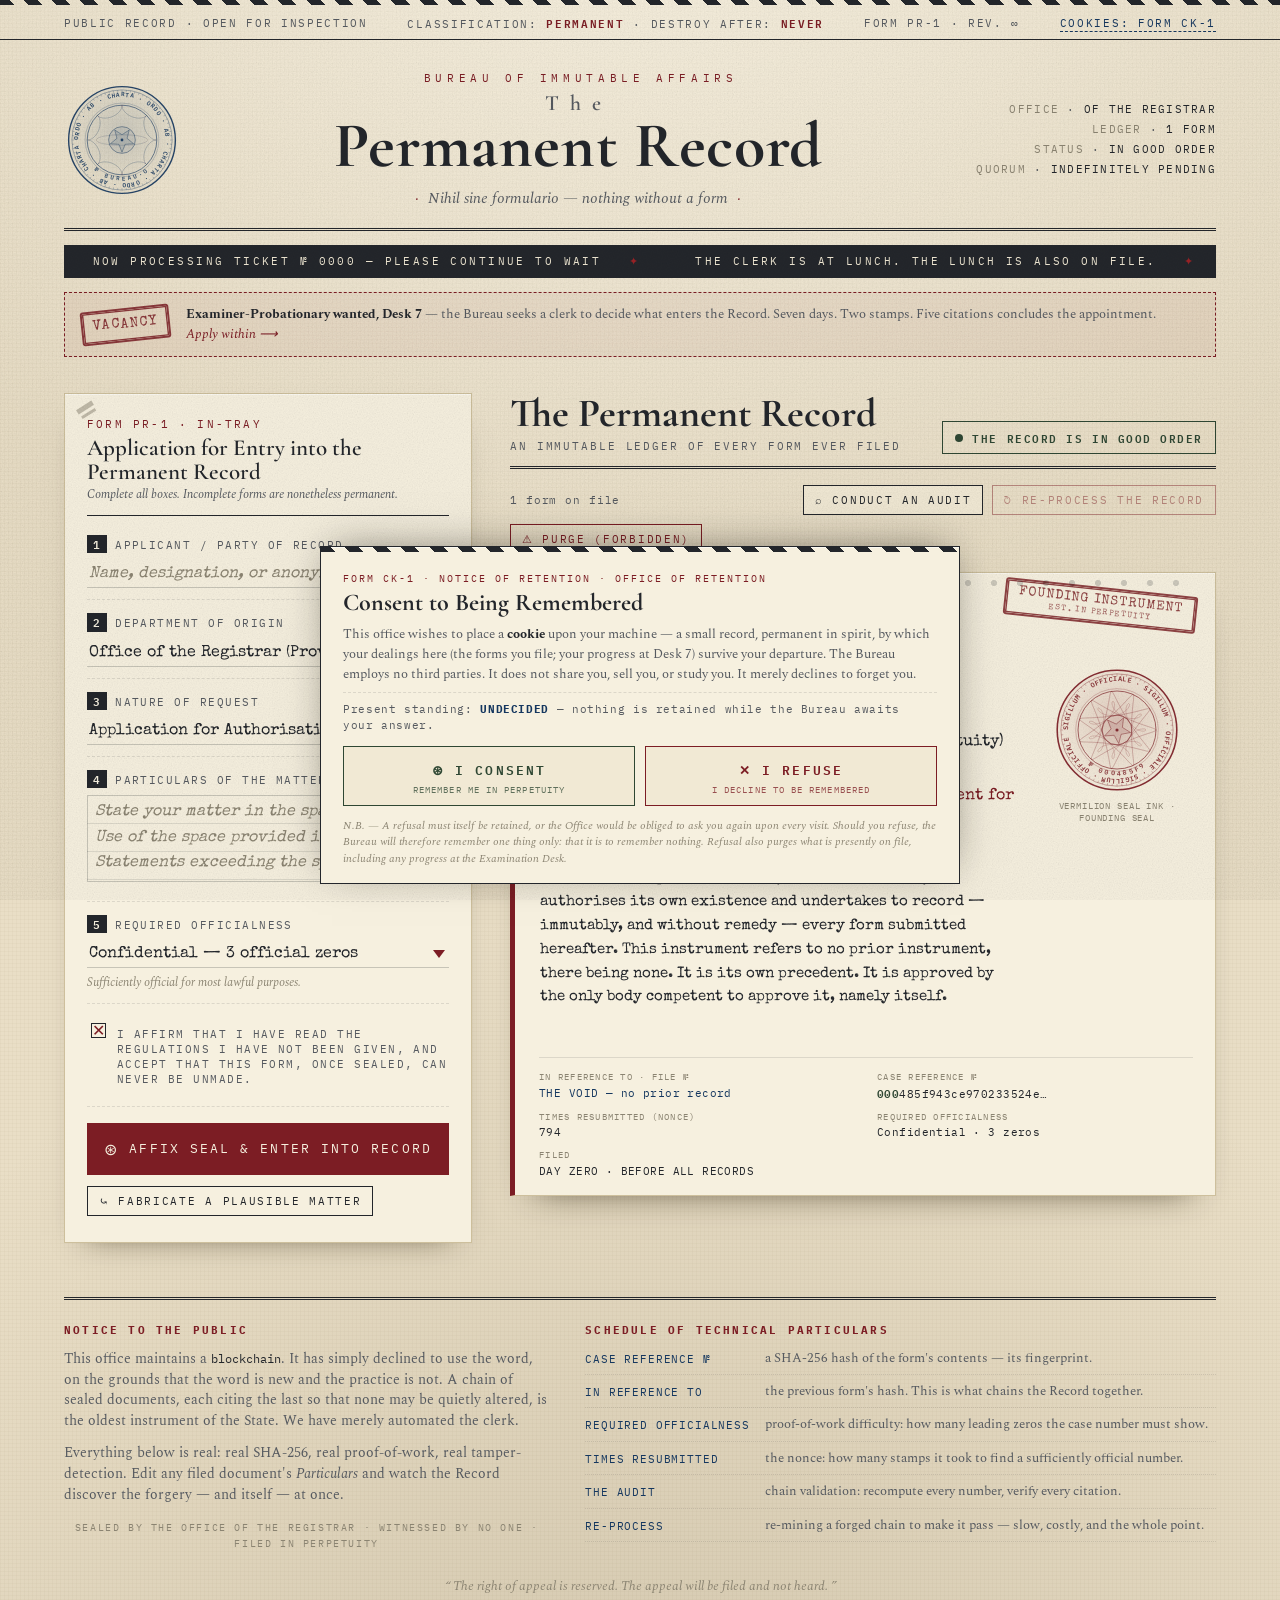
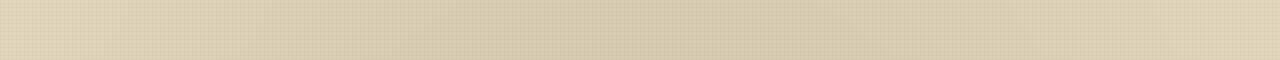
<file: index.html>
<!DOCTYPE html>
<html lang="en">
<head>
  <meta charset="UTF-8" />
  <meta name="viewport" content="width=device-width, initial-scale=1.0" />
  <title>The Permanent Record · Bureau of Immutable Affairs</title>
  <meta name="description" content="A working toy blockchain in the guise of a government records office — where every primitive is also a bureaucratic joke and an art-world joke. The Aesthetics of Bureaucracy." />
  <link rel="icon" href="data:image/svg+xml,%3Csvg xmlns='http://www.w3.org/2000/svg' viewBox='0 0 24 24'%3E%3Ccircle cx='12' cy='12' r='10' fill='none' stroke='%237c1d24' stroke-width='2'/%3E%3Ccircle cx='12' cy='12' r='4' fill='%237c1d24'/%3E%3C/svg%3E" />
  <link rel="stylesheet" href="styles.css" />
</head>
<body>
  <div class="grain" aria-hidden="true"></div>

  <!-- CLASSIFICATION BANNER -->
  <div class="banner">
    <div class="banner-row">
      <span>Public Record · Open for Inspection</span>
      <span>Classification: <b>Permanent</b> · Destroy After: <b>Never</b></span>
      <span id="banner-stamp">Form PR-1 · Rev. ∞</span>
    </div>
  </div>

  <div class="wrap">
    <!-- MASTHEAD -->
    <header class="masthead">
      <div class="crest" id="crest" aria-label="Seal of the Bureau"></div>
      <div class="masthead-mid">
        <p class="eyebrow">Bureau of Immutable Affairs</p>
        <h1><span class="the">The</span>Permanent Record</h1>
        <p class="motto">Nihil sine formulario — nothing without a form</p>
      </div>
      <div class="dossier">
        <div><span class="k">Office</span> · <span class="v">of the Registrar</span></div>
        <div><span class="k">Ledger</span> · <span class="v" id="d-height">0 forms</span></div>
        <div><span class="k">Status</span> · <span class="v" id="d-status">In good order</span></div>
        <div><span class="k">Quorum</span> · <span class="v">Indefinitely pending</span></div>
      </div>
    </header>

    <!-- NOW-SERVING TICKER -->
    <div class="ticker" aria-hidden="true">
      <div class="ticker-track" id="ticker"></div>
    </div>

    <!-- VACANCY NOTICE -->
    <a class="vacancy" href="game.html">
      <span class="vacancy-stamp">VACANCY</span>
      <span class="vacancy-text"><b>Examiner-Probationary wanted, Desk 7</b> — the Bureau seeks a clerk to decide
        what enters the Record. Seven days. Two stamps. Five citations concludes the appointment.
        <i>Apply within ⟶</i></span>
    </a>

    <div class="cols">
      <!-- INTAKE -->
      <section class="intake" aria-label="Submit a form">
        <div class="sheet">
          <div class="form-head">
            <div class="form-no">Form PR-1 · In-Tray</div>
            <div class="form-title">Application for Entry into the Permanent Record</div>
            <div class="form-sub">Complete all boxes. Incomplete forms are nonetheless permanent.</div>
          </div>

          <div class="box">
            <label for="f-applicant"><span class="box-num">1</span> Applicant / Party of Record</label>
            <input type="text" id="f-applicant" placeholder="Name, designation, or anonymity" autocomplete="off" />
          </div>

          <div class="box">
            <label for="f-dept"><span class="box-num">2</span> Department of Origin</label>
            <select id="f-dept"></select>
          </div>

          <div class="box">
            <label for="f-request"><span class="box-num">3</span> Nature of Request</label>
            <select id="f-request"></select>
          </div>

          <div class="box">
            <label for="f-particulars"><span class="box-num">4</span> Particulars of the Matter</label>
            <textarea id="f-particulars" rows="3"></textarea>
          </div>

          <div class="box">
            <label for="f-clearance"><span class="box-num">5</span> Required Officialness</label>
            <select id="f-clearance"></select>
            <div class="clearance-note" id="clearance-note"></div>
          </div>

          <div class="box">
            <label class="affirm">
              <input type="checkbox" id="f-affirm" checked />
              <span>I affirm that I have read the regulations I have not been given, and accept that this form, once sealed, can never be unmade.</span>
            </label>
          </div>

          <button class="btn btn-primary" id="submit-btn">
            <span class="stamp-ico">⊛</span> Affix Seal &amp; Enter into Record
          </button>
          <div class="helper-row">
            <button class="btn btn-mini btn-ghost" id="random-btn" type="button">⤿ Fabricate a Plausible Matter</button>
          </div>
        </div>
      </section>

      <!-- THE RECORD -->
      <section class="record" aria-label="The Permanent Record">
        <div class="record-head">
          <div>
            <h2>The Permanent Record</h2>
            <div class="sub">An immutable ledger of every form ever filed</div>
          </div>
          <div class="verdict good" id="verdict">
            <span class="dot"></span><span id="verdict-text">The Record is in Good Order</span>
          </div>
        </div>

        <div class="toolbar">
          <span class="count" id="count">— forms on file</span>
          <button class="btn btn-mini" id="audit-btn" type="button">⌕ Conduct an Audit</button>
          <button class="btn btn-mini btn-danger" id="reprocess-btn" type="button" disabled>↻ Re-Process the Record</button>
          <button class="btn btn-mini btn-danger" id="purge-btn" type="button">⚠ Purge (Forbidden)</button>
        </div>

        <div class="docs" id="docs"></div>
      </section>
    </div>

    <!-- COLOPHON / THE SECRET BLOCKCHAIN EXPLAINER -->
    <footer class="colophon">
      <div>
        <h3>Notice to the Public</h3>
        <p>This office maintains a <span class="key">blockchain</span>. It has simply
          declined to use the word, on the grounds that the word is new and the
          practice is not. A chain of sealed documents, each citing the last so
          that none may be quietly altered, is the oldest instrument of the
          State. We have merely automated the clerk.</p>
        <p>Everything below is real: real SHA-256, real proof-of-work, real
          tamper-detection. Edit any filed document's <em>Particulars</em> and
          watch the Record discover the forgery — and itself — at once.</p>
        <div class="sigblock">Sealed by the Office of the Registrar · Witnessed by no one · Filed in perpetuity</div>
      </div>
      <div>
        <h3>Schedule of Technical Particulars</h3>
        <div class="glossary">
          <div><span class="term">Case Reference №</span><span class="gloss">a SHA-256 hash of the form's contents — its fingerprint.</span></div>
          <div><span class="term">In Reference To</span><span class="gloss">the previous form's hash. This is what chains the Record together.</span></div>
          <div><span class="term">Required Officialness</span><span class="gloss">proof-of-work difficulty: how many leading zeros the case number must show.</span></div>
          <div><span class="term">Times Resubmitted</span><span class="gloss">the nonce: how many stamps it took to find a sufficiently official number.</span></div>
          <div><span class="term">The Audit</span><span class="gloss">chain validation: recompute every number, verify every citation.</span></div>
          <div><span class="term">Re-Process</span><span class="gloss">re-mining a forged chain to make it pass — slow, costly, and the whole point.</span></div>
        </div>
      </div>
    </footer>
    <div class="fineprint" id="fineprint"></div>
  </div>

  <!-- MINING / PROOF-OF-DILIGENCE OVERLAY -->
  <div class="overlay" id="overlay" role="dialog" aria-modal="true" aria-label="Processing form">
    <div class="process-card" id="process-card">
      <span class="form-no" id="proc-formno">Form PR-1</span>
      <div class="stamp-graphic">
        <span class="ring"></span><span class="ring r2"></span>
        <span class="mark" id="proc-mark">STAMP</span>
      </div>
      <h3 class="process-title" id="proc-title">Applying Proof of Diligence</h3>
      <p class="process-sub" id="proc-sub">The clerk consults the regulations…</p>
      <div class="process-stats">
        <div class="line"><span class="k">Times Resubmitted</span><span class="v num" id="proc-nonce">0</span></div>
        <div class="line"><span class="k">Required Officialness</span><span class="v" id="proc-target">000…</span></div>
        <div class="line"><span class="k">Case № so far</span><span class="v hash" id="proc-hash">—</span></div>
      </div>
    </div>
  </div>

  <script src="src/sha256.js"></script>
  <script src="src/seal.js"></script>
  <script src="src/retention.js"></script>
  <script src="src/forms.js"></script>
  <script src="src/blockchain.js"></script>
  <script src="src/app.js"></script>
</body>
</html>
</file>
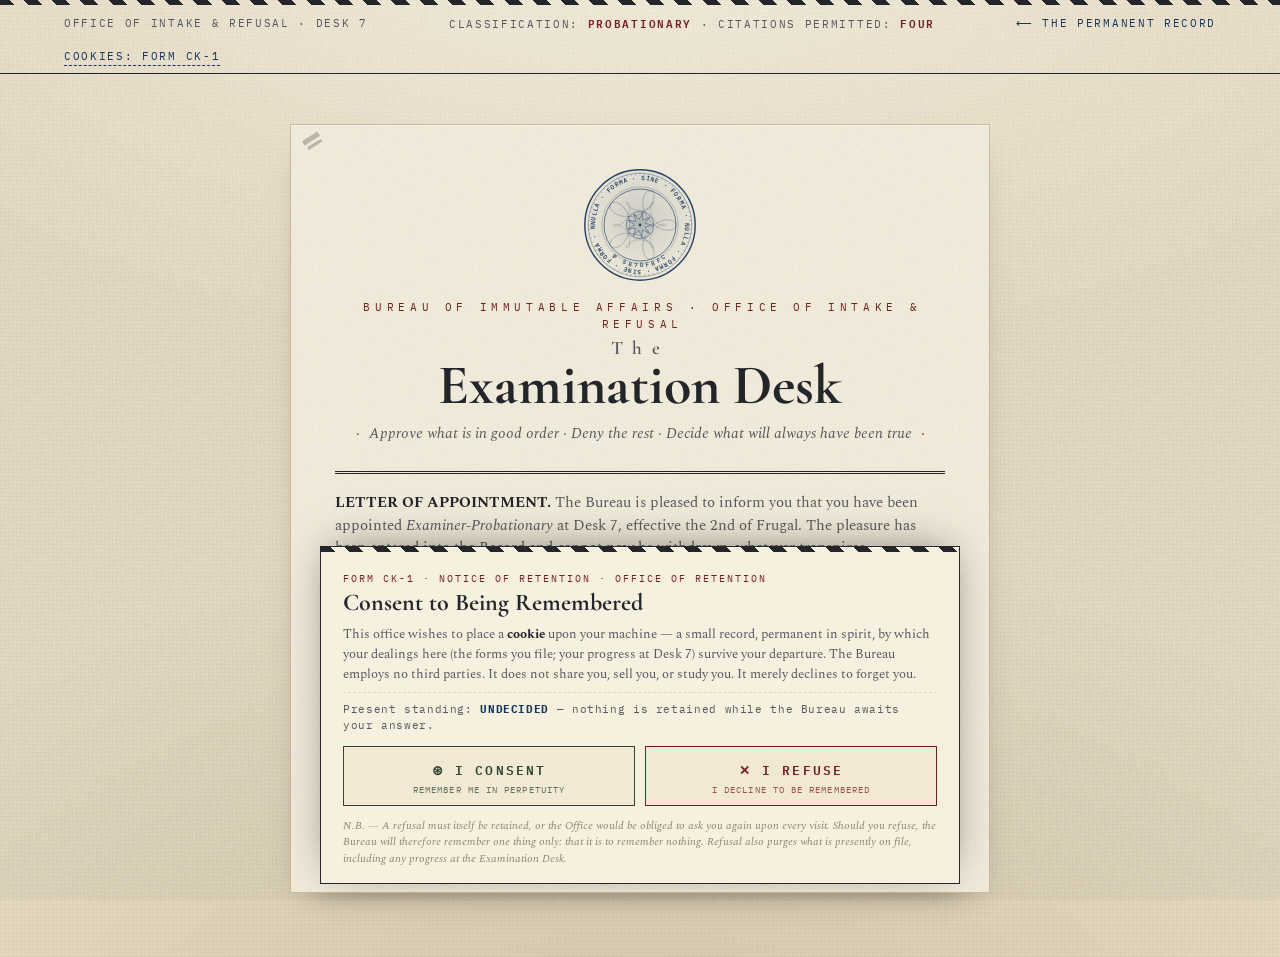
<file: game.html>
<!DOCTYPE html>
<html lang="en">
<head>
  <meta charset="UTF-8" />
  <meta name="viewport" content="width=device-width, initial-scale=1.0" />
  <title>The Examination Desk · Bureau of Immutable Affairs</title>
  <meta name="description" content="A bureaucratic puzzle game in seven days. You are the examiner at Desk 7 of the Permanent Record. Approve what is in good order. Deny the rest. Decide what will always have been true." />
  <link rel="icon" href="data:image/svg+xml,%3Csvg xmlns='http://www.w3.org/2000/svg' viewBox='0 0 24 24'%3E%3Crect x='3' y='3' width='18' height='18' fill='none' stroke='%237c1d24' stroke-width='2' rx='2'/%3E%3Cpath d='M7 12l3 3 7-7' fill='none' stroke='%237c1d24' stroke-width='2'/%3E%3C/svg%3E" />
  <link rel="stylesheet" href="styles.css" />
  <link rel="stylesheet" href="game.css" />
</head>
<body>
  <div class="grain" aria-hidden="true"></div>

  <!-- CLASSIFICATION BANNER -->
  <div class="banner">
    <div class="banner-row">
      <span>Office of Intake &amp; Refusal · Desk 7</span>
      <span>Classification: <b>Probationary</b> · Citations Permitted: <b>Four</b></span>
      <span><a class="banner-link" href="index.html">⟵ The Permanent Record</a></span>
    </div>
  </div>

  <div class="wrap g-wrap">

    <!-- ═══════════════ TITLE ═══════════════ -->
    <section class="screen active" id="scr-title">
      <div class="title-card sheet">
        <div class="title-crest" id="title-crest" aria-hidden="true"></div>
        <p class="eyebrow">Bureau of Immutable Affairs · Office of Intake &amp; Refusal</p>
        <h1 class="title-h1"><span class="the">The</span>Examination Desk</h1>
        <p class="motto">Approve what is in good order · Deny the rest · Decide what will always have been true</p>

        <div class="title-letter">
          <p><b>LETTER OF APPOINTMENT.</b> The Bureau is pleased to inform you that you have
          been appointed <i>Examiner-Probationary</i> at Desk 7, effective the 2nd of Frugal.
          The pleasure has been entered into the Record and cannot now be withdrawn, whatever
          transpires.</p>
          <p>Your duty is the oldest one: the public will bring you documents, and you will
          decide which of them become permanent. What you approve enters the Permanent Record,
          chained to everything before it, and can never be unmade. You are, in the fullest
          sense of the phrase, a consensus mechanism with a chair.</p>
          <p>Probation lasts seven days. Regulations will be issued as you are judged able to
          bear them. The Night Audit reads your desk while you sleep. <b>Five citations
          concludes the appointment.</b></p>
        </div>

        <div class="title-actions">
          <button class="btn btn-primary title-btn" id="btn-new"><span class="stamp-ico">⊛</span> Take Up the Post</button>
          <button class="btn title-btn" id="btn-continue" style="display:none">⤷ Resume Posting</button>
        </div>
        <p class="title-fine">A puzzle in seven days · every seal, case number and citation is genuine · nothing you stamp can be unstamped</p>
      </div>
    </section>

    <!-- ═══════════════ MORNING MEMO ═══════════════ -->
    <section class="screen" id="scr-memo">
      <div class="memo-sheet sheet">
        <div class="form-head">
          <div class="form-no" id="memo-date">DAY 1</div>
          <div class="form-title">Memorandum to Desk 7</div>
          <div class="form-sub" id="memo-from">Office of Conformity</div>
        </div>
        <div class="memo-subject">RE: <span id="memo-subject"></span></div>
        <div class="memo-body" id="memo-body"></div>
        <button class="btn btn-primary" id="memo-go"><span class="stamp-ico">⊛</span> Open the Wicket</button>
      </div>
    </section>

    <!-- ═══════════════ THE DESK ═══════════════ -->
    <section class="screen" id="scr-desk">
      <div class="hud">
        <div class="hud-cell"><span class="hud-k" id="hud-day">DAY 1 OF 7</span><span class="hud-v" id="hud-date"></span></div>
        <div class="hud-cell"><span class="hud-k">Queue</span><span class="hud-v" id="hud-queue"></span></div>
        <div class="hud-cell"><span class="hud-k">Commendations</span><span class="hud-v" id="hud-comm">0</span></div>
        <div class="hud-cell"><span class="hud-k">Citations</span><span class="hud-v" id="hud-cite"></span></div>
      </div>

      <div class="desk">
        <!-- THE COUNTER: the caller and their papers -->
        <div class="counter">
          <div class="caller" id="caller">
            <div class="caller-crest" id="caller-crest" aria-hidden="true"></div>
            <div class="caller-id">
              <div class="caller-name" id="caller-name"></div>
              <div class="caller-sub" id="caller-sub"></div>
            </div>
            <div class="dialogue" id="dialogue"></div>
          </div>
          <div id="docwrap"></div>
          <div class="slip" id="slip"></div>
        </div>

        <!-- YOUR SIDE OF THE WICKET -->
        <aside class="tools">
          <div class="tools-sheet sheet">
            <div class="tabs" id="tabs"></div>
            <div class="tabpanel" id="tabpanel"></div>
          </div>
          <div class="stampbar" id="stampbar">
            <button class="btn stamp-btn stamp-approve" id="btn-approve">⊛ APPROVE<small>enter into the Record</small></button>
            <button class="btn stamp-btn stamp-deny" id="btn-deny">✕ DENY<small>state your grounds</small></button>
          </div>
        </aside>
      </div>

      <!-- GROUNDS OF REFUSAL -->
      <div class="grounds" id="grounds" role="dialog" aria-label="Grounds of refusal">
        <div class="grounds-card sheet">
          <div class="form-head">
            <div class="form-no">FORM RX-2 · REFUSAL</div>
            <div class="form-title">State the Grounds</div>
            <div class="form-sub">A refusal without grounds is merely a mood, and moods are not filed.</div>
          </div>
          <div class="grounds-list" id="grounds-list"></div>
        </div>
      </div>
    </section>

    <!-- ═══════════════ CLOSE OF BUSINESS ═══════════════ -->
    <section class="screen" id="scr-summary">
      <div class="memo-sheet sheet">
        <div class="form-head">
          <div class="form-no" id="sum-date"></div>
          <div class="form-title" id="sum-title">Close of Business</div>
          <div class="form-sub">The Night Audit will now read your desk. Sleep is permitted but recorded.</div>
        </div>
        <div class="process-stats sum-stats" id="sum-stats"></div>
        <div class="memo-body" id="sum-body"></div>
        <button class="btn btn-primary" id="sum-next"><span class="stamp-ico">☾</span> Retire for the Night</button>
      </div>
    </section>

    <!-- ═══════════════ ENDING ═══════════════ -->
    <section class="screen" id="scr-ending">
      <div class="ending-sheet sheet">
        <div class="ending-head">
          <div class="form-no" id="end-no">ENDING</div>
          <h2 class="ending-title" id="end-title"></h2>
        </div>
        <div class="ending-body" id="end-body"></div>
        <div class="ending-epilogue" id="end-epilogue"></div>
        <div class="title-actions">
          <button class="btn" id="end-relive">↻ Relive the Final Day</button>
          <button class="btn btn-danger" id="end-again">⚠ Begin the Probation Again</button>
        </div>
        <p class="title-fine">Filed in perpetuity · witnessed by no one · this ending is valid only in the presence of all other endings</p>
      </div>
    </section>

  </div>

  <script src="src/sha256.js"></script>
  <script src="src/seal.js"></script>
  <script src="src/retention.js"></script>
  <script src="src/game/story.js"></script>
  <script src="src/game/engine.js"></script>
  <script src="src/game/ui.js"></script>
</body>
</html>
</file>
<file: styles.css>
/* =============================================================================
 * THE PERMANENT RECORD — Bureau of Immutable Affairs
 * styles.css : the house style of a government that has never thrown anything
 * away. Aged manila, three authorised inks, engraved type, rubber stamps.
 * ===========================================================================*/

@import url('https://fonts.googleapis.com/css2?family=Cormorant+Garamond:ital,wght@0,500;0,600;0,700;1,500&family=Spectral:ital,wght@0,400;0,500;0,600;1,400&family=Special+Elite&family=IBM+Plex+Mono:wght@400;500;600&display=swap');

:root {
  --paper:      #e9dec6;
  --paper-2:    #f1e9d4;
  --paper-3:    #f6f0df;
  --paper-edge: #cdbf9c;
  --ink:        #23262b;
  --ink-soft:   #565a60;
  --ink-faint:  #8b8472;
  --seal-red:   #7c1d24;
  --seal-red-2: #9b2226;
  --ministry:   #15375f;
  --green-ok:   #2f4733;
  --rule:       rgba(35, 38, 43, 0.22);
  --rule-soft:  rgba(35, 38, 43, 0.12);
  --line:       #cabb95;

  --display: 'Cormorant Garamond', 'Hoefler Text', Georgia, serif;
  --serif:   'Spectral', Georgia, 'Times New Roman', serif;
  --type:    'Special Elite', 'Courier New', monospace;
  --mono:    'IBM Plex Mono', 'Courier New', monospace;
}

* { box-sizing: border-box; }

html { -webkit-text-size-adjust: 100%; }

body {
  margin: 0;
  font-family: var(--serif);
  color: var(--ink);
  line-height: 1.55;
  background-color: var(--paper);
  background-image:
    radial-gradient(120% 80% at 50% -10%, rgba(255,251,238,0.7), rgba(255,251,238,0) 60%),
    radial-gradient(140% 120% at 50% 120%, rgba(70,55,25,0.16), rgba(70,55,25,0) 55%),
    repeating-linear-gradient(0deg, rgba(120,100,60,0.035) 0 1px, transparent 1px 4px),
    repeating-linear-gradient(90deg, rgba(120,100,60,0.035) 0 1px, transparent 1px 4px);
  min-height: 100vh;
}

/* Paper grain, fixed over everything ---------------------------------------*/
.grain {
  position: fixed; inset: 0; z-index: 9000; pointer-events: none;
  opacity: 0.5; mix-blend-mode: multiply;
  background-image: url("data:image/svg+xml,%3Csvg xmlns='http://www.w3.org/2000/svg' width='160' height='160'%3E%3Cfilter id='n'%3E%3CfeTurbulence type='fractalNoise' baseFrequency='0.8' numOctaves='2' stitchTiles='stitch'/%3E%3CfeColorMatrix type='saturate' values='0'/%3E%3C/filter%3E%3Crect width='100%25' height='100%25' filter='url(%23n)' opacity='0.4'/%3E%3C/svg%3E");
}

::selection { background: rgba(124, 29, 36, 0.22); }

.wrap { max-width: 1200px; margin: 0 auto; padding: 0 24px 64px; }

/* === CLASSIFICATION BANNER ================================================ */
.banner {
  border-bottom: 1.5px solid var(--ink);
  background:
    repeating-linear-gradient(45deg, var(--ink) 0 10px, transparent 10px 20px) top / 100% 5px no-repeat;
  padding-top: 8px;
}
.banner-row {
  max-width: 1200px; margin: 0 auto; padding: 7px 24px;
  display: flex; justify-content: space-between; gap: 16px; flex-wrap: wrap;
  font-family: var(--mono); font-size: 10.5px; letter-spacing: 0.16em;
  text-transform: uppercase; color: var(--ink-soft);
}
.banner-row b { color: var(--seal-red); font-weight: 600; }

/* === MASTHEAD ============================================================= */
.masthead {
  display: grid; grid-template-columns: auto 1fr auto; align-items: center;
  gap: 28px; padding: 30px 0 18px; border-bottom: 3px double var(--ink);
  position: relative;
}
.crest { width: 116px; height: 116px; flex: none; animation: emboss-in 1s ease both; }
.crest .seal { width: 100%; height: 100%; }

.masthead-mid { text-align: center; animation: fade-up 0.8s 0.05s ease both; }
.eyebrow {
  font-family: var(--mono); font-size: 11px; letter-spacing: 0.42em;
  text-transform: uppercase; color: var(--seal-red); margin: 0 0 6px;
  padding-left: 0.42em;
}
.masthead h1 {
  font-family: var(--display); font-weight: 700; font-size: clamp(34px, 6vw, 64px);
  line-height: 0.95; letter-spacing: 0.01em; margin: 0; color: var(--ink);
}
.masthead h1 .the { display: block; font-size: 0.34em; letter-spacing: 0.5em;
  font-weight: 600; color: var(--ink-soft); margin-bottom: 2px; }
.motto {
  font-style: italic; font-size: 15px; color: var(--ink-soft); margin: 10px 0 0;
  font-family: var(--serif);
}
.motto::before, .motto::after { content: '·'; margin: 0 0.6em; color: var(--seal-red); }

.dossier {
  text-align: right; font-family: var(--mono); font-size: 10.5px;
  letter-spacing: 0.12em; color: var(--ink-soft); line-height: 1.9;
  text-transform: uppercase; animation: fade-up 0.8s 0.12s ease both;
}
.dossier .k { color: var(--ink-faint); }
.dossier .v { color: var(--ink); }

@media (max-width: 720px) {
  .masthead { grid-template-columns: 1fr; justify-items: center; text-align: center;
    gap: 16px; padding: 24px 0 16px; }
  .crest { width: 94px; height: 94px; }
  .dossier { text-align: center; }
  .banner-row { justify-content: center; }
}

/* === NOW-SERVING TICKER =================================================== */
.ticker {
  margin-top: 14px; border: 1px solid var(--ink); background: var(--ink);
  color: var(--paper-2); overflow: hidden; white-space: nowrap;
  font-family: var(--mono); font-size: 11px; letter-spacing: 0.22em;
  text-transform: uppercase; animation: fade-up 0.8s 0.18s ease both;
}
.ticker-track { display: inline-block; padding: 7px 0; animation: ticker 26s linear infinite; }
.ticker-track span { padding: 0 2.5em; }
.ticker-track span::after { content: '✦'; margin-left: 2.5em; color: var(--seal-red-2); }

/* === VACANCY NOTICE (the game) ============================================ */
.vacancy {
  display: flex; align-items: center; gap: 16px; margin-top: 14px;
  border: 1.5px dashed var(--seal-red); background: rgba(124,29,36,0.05);
  padding: 12px 16px; text-decoration: none; color: var(--ink);
  transition: background 0.2s, box-shadow 0.2s, transform 0.08s;
  animation: fade-up 0.8s 0.2s ease both;
}
.vacancy:hover { background: rgba(124,29,36,0.1); box-shadow: 3px 3px 0 var(--ink); transform: translate(-1px,-1px); }
.vacancy-stamp {
  flex: none; font-family: var(--type); font-size: 14px; letter-spacing: 0.08em;
  color: var(--seal-red); border: 2.5px solid var(--seal-red); border-radius: 3px;
  padding: 4px 10px; transform: rotate(-6deg); box-shadow: 0 0 0 1.5px var(--seal-red) inset;
  opacity: 0.85; mix-blend-mode: multiply;
}
.vacancy-text { font-size: 13px; color: var(--ink-soft); line-height: 1.5; }
.vacancy-text b { color: var(--ink); }
.vacancy-text i { color: var(--seal-red); white-space: nowrap; }

/* === MAIN LAYOUT ========================================================== */
.cols {
  display: grid; grid-template-columns: 408px 1fr; gap: 38px; margin-top: 36px;
  align-items: start;
}
@media (max-width: 980px) { .cols { grid-template-columns: 1fr; gap: 30px; } }

/* === INTAKE / FORM ======================================================== */
.intake {
  position: sticky; top: 18px; animation: fade-up 0.8s 0.22s ease both;
}
@media (max-width: 980px) { .intake { position: static; } }

.sheet {
  background: var(--paper-3); border: 1px solid var(--paper-edge);
  box-shadow: 0 1px 0 rgba(255,255,255,0.6) inset, 0 14px 30px -22px rgba(40,30,10,0.7);
  padding: 22px 22px 26px; position: relative;
}
.sheet::after { /* faint corner staple */
  content: ''; position: absolute; top: 11px; left: 11px; width: 18px; height: 5px;
  background: var(--ink-faint); transform: rotate(-32deg); opacity: 0.5;
  box-shadow: 0 7px 0 -1px var(--ink-faint);
}

.form-head { border-bottom: 1.5px solid var(--ink); padding-bottom: 10px; margin-bottom: 6px; }
.form-no { font-family: var(--mono); font-size: 11px; letter-spacing: 0.2em;
  color: var(--seal-red); text-transform: uppercase; }
.form-title { font-family: var(--display); font-weight: 600; font-size: 23px;
  line-height: 1.05; margin: 3px 0 2px; }
.form-sub { font-size: 12px; color: var(--ink-soft); font-style: italic; }

.box { padding: 13px 0 11px; border-bottom: 1px dashed var(--rule-soft); }
.box:last-of-type { border-bottom: none; }
.box > label, .box-label {
  display: flex; align-items: baseline; gap: 8px; margin-bottom: 7px;
  font-family: var(--mono); font-size: 10.5px; letter-spacing: 0.14em;
  text-transform: uppercase; color: var(--ink-soft);
}
.box-num {
  font-weight: 600; color: var(--paper-3); background: var(--ink);
  padding: 1px 6px; letter-spacing: 0.1em; flex: none;
}

input[type="text"], select, textarea {
  width: 100%; font-family: var(--type); font-size: 16px; color: var(--ink);
  background: transparent; border: none; border-bottom: 1.5px solid var(--rule);
  padding: 5px 2px; border-radius: 0; outline: none;
  transition: border-color 0.2s, background 0.2s;
}
textarea { resize: vertical; min-height: 78px; line-height: 1.6;
  background-image: repeating-linear-gradient(transparent 0 27px, var(--rule-soft) 27px 28px);
  border: 1px solid var(--rule); padding: 4px 7px; }
input[type="text"]:focus, select:focus, textarea:focus {
  border-color: var(--seal-red); background: rgba(124,29,36,0.04);
}
input::placeholder, textarea::placeholder { color: var(--ink-faint); font-style: italic; }

select { -webkit-appearance: none; appearance: none; cursor: pointer;
  background-image: url("data:image/svg+xml,%3Csvg xmlns='http://www.w3.org/2000/svg' width='12' height='8'%3E%3Cpath d='M0 0l6 8 6-8z' fill='%237c1d24'/%3E%3C/svg%3E");
  background-repeat: no-repeat; background-position: right 4px center; padding-right: 22px; }

.affirm { display: flex; gap: 9px; align-items: flex-start; margin-top: 4px;
  font-size: 12.5px; color: var(--ink-soft); cursor: pointer; line-height: 1.45; }
.affirm input { appearance: none; -webkit-appearance: none; flex: none;
  width: 15px; height: 15px; border: 1.5px solid var(--ink); margin-top: 2px;
  cursor: pointer; background: var(--paper-3); position: relative; }
.affirm input:checked::after { content: '✕'; position: absolute; inset: -3px 0 0;
  text-align: center; font-family: var(--type); color: var(--seal-red); font-size: 16px; }

.row-2 { display: grid; grid-template-columns: 1fr 1fr; gap: 16px; }

.clearance-note { font-size: 11.5px; font-style: italic; color: var(--ink-faint);
  margin-top: 6px; min-height: 1.4em; }

/* === BUTTONS ============================================================== */
.btn {
  font-family: var(--mono); font-size: 12px; letter-spacing: 0.16em;
  text-transform: uppercase; cursor: pointer; border: 1.5px solid var(--ink);
  background: var(--paper-2); color: var(--ink); padding: 11px 16px;
  transition: transform 0.08s, background 0.2s, color 0.2s, box-shadow 0.2s;
}
.btn:hover { box-shadow: 3px 3px 0 var(--ink); transform: translate(-1px,-1px); }
.btn:active { transform: translate(1px,1px); box-shadow: 0 0 0 var(--ink); }
.btn:disabled { opacity: 0.45; cursor: not-allowed; box-shadow: none; transform: none; }

.btn-primary {
  width: 100%; margin-top: 16px; padding: 15px; font-size: 13px;
  background: var(--seal-red); color: var(--paper-3); border-color: var(--seal-red);
  display: flex; align-items: center; justify-content: center; gap: 10px;
}
.btn-primary:hover { box-shadow: 3px 3px 0 var(--ink); background: var(--seal-red-2); }
.btn-primary .stamp-ico { font-size: 16px; }

.btn-mini { padding: 7px 11px; font-size: 10.5px; }
.btn-ghost { background: transparent; }
.btn-danger { border-color: var(--seal-red); color: var(--seal-red); background: transparent; }
.btn-danger:hover { background: var(--seal-red); color: var(--paper-3); box-shadow: 3px 3px 0 var(--ink); }

.helper-row { display: flex; gap: 9px; margin-top: 11px; flex-wrap: wrap; }

/* === THE RECORD =========================================================== */
.record-head {
  display: flex; align-items: flex-end; justify-content: space-between;
  gap: 16px; border-bottom: 3px double var(--ink); padding-bottom: 12px;
  flex-wrap: wrap; animation: fade-up 0.8s 0.26s ease both;
}
.record-head h2 { font-family: var(--display); font-weight: 700;
  font-size: clamp(26px, 4vw, 40px); margin: 0; line-height: 1; }
.record-head .sub { font-family: var(--mono); font-size: 10.5px;
  letter-spacing: 0.18em; text-transform: uppercase; color: var(--ink-soft); margin-top: 5px; }

.verdict {
  display: inline-flex; align-items: center; gap: 9px; font-family: var(--mono);
  font-size: 11px; letter-spacing: 0.14em; text-transform: uppercase;
  border: 1.5px solid currentColor; padding: 7px 12px; font-weight: 600;
}
.verdict .dot { width: 8px; height: 8px; border-radius: 50%; background: currentColor; }
.verdict.good { color: var(--green-ok); }
.verdict.good .dot { animation: pulse 2.4s ease-in-out infinite; }
.verdict.bad { color: var(--seal-red-2); animation: alarm 0.9s steps(2) infinite; }

.toolbar { display: flex; gap: 9px; flex-wrap: wrap; margin: 16px 0 8px; align-items: center; }
.toolbar .count { font-family: var(--mono); font-size: 11px; color: var(--ink-soft);
  letter-spacing: 0.08em; margin-right: auto; }

/* === DOCUMENT CARD ======================================================== */
.docs { display: flex; flex-direction: column; gap: 26px; margin-top: 18px; }

.document {
  position: relative; background: var(--paper-2);
  border: 1px solid var(--paper-edge); border-left: 5px solid var(--ministry);
  padding: 20px 22px 16px 24px;
  box-shadow: 0 1px 0 rgba(255,255,255,0.55) inset, 0 18px 34px -26px rgba(40,30,10,0.85);
  animation: file-in 0.6s cubic-bezier(0.2,0.8,0.25,1) both;
}
.document.genesis { border-left-color: var(--seal-red); background: var(--paper-3); }
.document.void { border-left-color: var(--seal-red-2);
  background: repeating-linear-gradient(135deg, rgba(155,34,38,0.06) 0 16px, rgba(155,34,38,0.11) 16px 32px), var(--paper-2); }

/* binder-hole perforation along the top */
.document::before {
  content: ''; position: absolute; top: 7px; left: 24px; right: 18px; height: 6px;
  background-image: radial-gradient(circle 3px, rgba(35,38,43,0.4) 96%, transparent 100%);
  background-size: 26px 6px; background-repeat: repeat-x; opacity: 0.5;
}

.doc-top { display: flex; justify-content: space-between; align-items: flex-start;
  gap: 14px; margin: 8px 0 12px; }
.doc-id { font-family: var(--mono); font-weight: 600; font-size: 19px; letter-spacing: 0.04em; }
.doc-id small { display: block; font-size: 10px; letter-spacing: 0.2em;
  color: var(--ink-soft); text-transform: uppercase; font-weight: 400; }
.doc-clearance { font-family: var(--mono); font-size: 10px; letter-spacing: 0.14em;
  text-transform: uppercase; text-align: right; color: var(--ink-soft); }
.doc-clearance b { display: block; color: var(--ministry); font-size: 12px; letter-spacing: 0.1em; }
.document.genesis .doc-clearance b { color: var(--seal-red); }

.doc-body { display: grid; grid-template-columns: 1fr 152px; gap: 22px; align-items: start; }
@media (max-width: 560px) { .doc-body { grid-template-columns: 1fr; } .doc-seal { justify-self: center; } }

.field { margin-bottom: 11px; }
.field .lab { font-family: var(--mono); font-size: 9.5px; letter-spacing: 0.16em;
  text-transform: uppercase; color: var(--ink-faint); display: block; margin-bottom: 2px; }
.field .val { font-family: var(--type); font-size: 15.5px; color: var(--ink); }
.field .val.req { color: var(--ministry); }
.document.genesis .field .val.req { color: var(--seal-red); }

/* editable particulars — "unauthorised amendment" affordance */
.particulars {
  font-family: var(--type); font-size: 14.5px; line-height: 1.65; color: var(--ink);
  border: 1px dashed transparent; padding: 4px 6px; margin: 0 -6px;
  border-radius: 2px; transition: border-color 0.2s, background 0.2s; outline: none;
}
.particulars:hover { border-color: var(--rule-soft); }
.particulars:focus { border-color: var(--seal-red); background: rgba(124,29,36,0.05); }
.amend-hint { font-family: var(--mono); font-size: 9px; letter-spacing: 0.12em;
  text-transform: uppercase; color: var(--ink-faint); margin-top: 3px; opacity: 0; transition: opacity 0.2s; }
.particulars:hover ~ .amend-hint, .particulars:focus ~ .amend-hint { opacity: 0.8; }

.doc-seal { display: flex; flex-direction: column; align-items: center; gap: 8px; }
.seal-fig { display: flex; flex-direction: column; align-items: center; gap: 5px; margin: 0;
  padding: 6px; border: 1px solid transparent; border-radius: 3px;
  transition: background 0.3s, border-color 0.3s; }
.doc-seal .seal { width: 130px; height: 130px; display: block; transition: transform 0.8s ease; }
.seal-fig:hover .seal { transform: rotate(8deg) scale(1.03); }
.seal-cap { font-family: var(--mono); font-size: 8.5px; letter-spacing: 0.1em; line-height: 1.45;
  text-transform: uppercase; color: var(--ink-faint); text-align: center; max-width: 140px; }

/* the comparison: a Seal Presented appears beside the Seal of Record on tamper */
.seal-mismatch { display: none; width: 100%; padding: 5px 0; text-align: center;
  font-family: var(--mono); font-size: 9.5px; font-weight: 600; letter-spacing: 0.12em;
  text-transform: uppercase; color: var(--seal-red-2);
  border-top: 1.5px dashed var(--seal-red-2); border-bottom: 1.5px dashed var(--seal-red-2); }
.seal-fig.presented { display: none; }
.doc-seal.mismatch .seal-mismatch { display: block; animation: fade-up 0.4s ease both; }
.doc-seal.mismatch .seal-fig.presented { display: flex; animation: file-in 0.45s ease both; }
.doc-seal.mismatch .seal-fig.record { border-color: var(--rule-soft); background: rgba(21,55,95,0.05); }
.doc-seal.mismatch .seal-fig.record .seal-cap { color: var(--ministry); }
.doc-seal.mismatch .seal-fig.presented { border-color: rgba(155,34,38,0.4); background: rgba(155,34,38,0.07); }
.doc-seal.mismatch .seal-fig.presented .seal-cap { color: var(--seal-red-2); }

.doc-foot {
  margin-top: 14px; padding-top: 10px; border-top: 1px solid var(--rule-soft);
  display: grid; grid-template-columns: repeat(2, 1fr); gap: 6px 22px;
  font-family: var(--mono); font-size: 10.5px; color: var(--ink-soft); letter-spacing: 0.04em;
}
.doc-foot .k { color: var(--ink-faint); text-transform: uppercase; font-size: 9px; letter-spacing: 0.14em; }
.doc-foot .hash { color: var(--ink); word-break: break-all; }
.doc-foot .hash.ref { color: var(--ministry); }
.doc-foot .hash.bad { color: var(--seal-red-2); }
.doc-foot .ok-z { color: var(--green-ok); font-weight: 600; }

/* rubber stamps -------------------------------------------------------------*/
.stamp {
  position: absolute; font-family: var(--type); text-transform: uppercase;
  letter-spacing: 0.08em; padding: 5px 12px; border: 2.5px solid currentColor;
  font-size: 13px; line-height: 1.1; text-align: center; pointer-events: none;
  box-shadow: 0 0 0 1.5px currentColor inset; border-radius: 3px; opacity: 0.82;
  mix-blend-mode: multiply; font-weight: 400;
}
.stamp small { display: block; font-size: 8px; letter-spacing: 0.18em; opacity: 0.85; }
.stamp.filed { color: var(--green-ok); top: 14px; right: 18px; transform: rotate(8deg); }
.stamp.void  { color: var(--seal-red-2); top: 40%; right: 14%; transform: rotate(-13deg);
  font-size: 17px; border-width: 3px; animation: slam 0.4s cubic-bezier(0.2,1.4,0.3,1) both; }
.stamp.genesis { color: var(--seal-red); top: 14px; right: 18px; transform: rotate(6deg); }

/* === MINING OVERLAY ======================================================= */
.overlay {
  position: fixed; inset: 0; z-index: 9500; display: none;
  align-items: center; justify-content: center;
  background: radial-gradient(60% 60% at 50% 45%, rgba(20,18,12,0.55), rgba(20,18,12,0.82));
  backdrop-filter: blur(2px);
}
.overlay.show { display: flex; animation: fade-up 0.3s ease both; }
.process-card {
  background: var(--paper-3); border: 1.5px solid var(--ink); width: min(440px, 90vw);
  padding: 30px 28px 26px; text-align: center; position: relative;
  box-shadow: 0 30px 70px -30px rgba(0,0,0,0.7);
}
.process-card .form-no { display: block; margin-bottom: 10px; }
.stamp-graphic {
  width: 116px; height: 116px; margin: 6px auto 18px; position: relative;
  display: grid; place-items: center;
}
.stamp-graphic .ring { position: absolute; inset: 0; border: 3px solid var(--seal-red);
  border-radius: 50%; opacity: 0.25; }
.stamp-graphic .ring.r2 { inset: 12px; opacity: 0.4; }
.stamp-graphic .mark {
  font-family: var(--type); font-size: 13px; letter-spacing: 0.1em; color: var(--seal-red);
  text-transform: uppercase; line-height: 1.1; animation: stamp-pump 0.62s ease-in-out infinite;
}
.process-card.done .mark { color: var(--green-ok); animation: slam 0.4s cubic-bezier(0.2,1.4,0.3,1) both; }
.process-card.done .ring { border-color: var(--green-ok); }

.process-title { font-family: var(--display); font-size: 24px; font-weight: 600; margin: 0 0 4px; }
.process-sub { font-size: 13px; font-style: italic; color: var(--ink-soft); min-height: 2.6em; margin: 0 0 16px; }
.process-stats { font-family: var(--mono); font-size: 12px; letter-spacing: 0.05em;
  border-top: 1px solid var(--rule); padding-top: 14px; display: grid; gap: 7px; }
.process-stats .line { display: flex; justify-content: space-between; gap: 12px; }
.process-stats .k { color: var(--ink-faint); text-transform: uppercase; font-size: 10px; letter-spacing: 0.14em; }
.process-stats .v { color: var(--ink); font-weight: 600; }
.process-stats .v.num { color: var(--seal-red); font-size: 15px; }
.process-stats .v.hash { word-break: break-all; text-align: right; font-size: 11px; }
.process-stats .v.hash .z { color: var(--green-ok); }

/* === FOOTER =============================================================== */
.colophon {
  margin-top: 54px; border-top: 3px double var(--ink); padding-top: 22px;
  display: grid; grid-template-columns: 1fr 1.3fr; gap: 36px; align-items: start;
}
@media (max-width: 760px) { .colophon { grid-template-columns: 1fr; gap: 24px; } }
.colophon h3 { font-family: var(--mono); font-size: 11px; letter-spacing: 0.2em;
  text-transform: uppercase; color: var(--seal-red); margin: 0 0 10px; }
.colophon p { font-size: 13.5px; color: var(--ink-soft); margin: 0 0 11px; }
.colophon .key { font-family: var(--mono); font-size: 12px; color: var(--ink); }
.glossary { display: grid; gap: 7px; }
.glossary div { display: grid; grid-template-columns: 168px 1fr; gap: 12px;
  font-size: 12.5px; border-bottom: 1px dotted var(--rule-soft); padding-bottom: 6px; }
.glossary .term { font-family: var(--mono); font-size: 10.5px; letter-spacing: 0.08em;
  text-transform: uppercase; color: var(--ministry); align-self: start; padding-top: 2px; }
.glossary .gloss { color: var(--ink-soft); }
.fineprint { margin-top: 26px; text-align: center; font-style: italic; font-size: 12.5px;
  color: var(--ink-faint); min-height: 1.5em; }
.sigblock { margin-top: 14px; text-align: center; font-family: var(--mono);
  font-size: 10px; letter-spacing: 0.16em; text-transform: uppercase; color: var(--ink-faint); }

/* === FORM CK-1 · THE OFFICE OF RETENTION (cookies) ======================== */
.ck-link {
  font: inherit; letter-spacing: inherit; text-transform: inherit;
  background: none; border: none; padding: 0; cursor: pointer;
  color: var(--ministry); border-bottom: 1px dashed var(--ministry);
}
.ck-link:hover { color: var(--seal-red); border-color: var(--seal-red); }

.ck-notice {
  position: fixed; left: 0; right: 0; bottom: 0; z-index: 9800;
  display: flex; justify-content: center; padding: 0 16px 16px;
  pointer-events: none;
  transform: translateY(110%); transition: transform 0.45s cubic-bezier(0.2, 0.8, 0.25, 1);
}
.ck-notice.show { transform: none; }
.ck-card {
  pointer-events: auto; width: min(640px, 100%);
  background: var(--paper-3); border: 1.5px solid var(--ink);
  box-shadow: 0 -6px 40px -12px rgba(20, 18, 12, 0.55), 0 1px 0 rgba(255,255,255,0.6) inset;
  padding: 18px 22px 16px; position: relative;
}
.ck-card::before {
  content: ''; position: absolute; top: 0; left: 0; right: 0; height: 5px;
  background: repeating-linear-gradient(45deg, var(--ink) 0 10px, transparent 10px 20px);
}
.ck-no {
  font-family: var(--mono); font-size: 10px; letter-spacing: 0.2em;
  text-transform: uppercase; color: var(--seal-red); margin: 6px 0 4px;
}
.ck-title { font-family: var(--display); font-weight: 700; font-size: 24px; line-height: 1.05; }
.ck-body { font-size: 13px; color: var(--ink-soft); line-height: 1.55; margin: 8px 0 6px; }
.ck-body b { color: var(--ink); }
.ck-standing {
  font-family: var(--mono); font-size: 10.5px; letter-spacing: 0.06em;
  color: var(--ink-soft); border-top: 1px dashed var(--rule-soft);
  padding-top: 8px; margin: 8px 0 0;
}
.ck-standing b { color: var(--ministry); }
.ck-actions { display: grid; grid-template-columns: 1fr 1fr; gap: 10px; margin-top: 12px; }
.ck-btn { display: flex; flex-direction: column; gap: 3px; align-items: center; padding: 12px 8px 10px;
  font-size: 13px; font-weight: 600; }
.ck-btn small { font-size: 9px; font-weight: 400; letter-spacing: 0.12em; opacity: 0.75; }
.ck-yes { border-color: var(--green-ok); color: var(--green-ok); }
.ck-yes:hover { background: var(--green-ok); color: var(--paper-3); box-shadow: 3px 3px 0 var(--ink); }
.ck-no-btn { border-color: var(--seal-red); color: var(--seal-red); }
.ck-no-btn:hover { background: var(--seal-red); color: var(--paper-3); box-shadow: 3px 3px 0 var(--ink); }
.ck-fine { font-size: 11px; font-style: italic; color: var(--ink-faint); line-height: 1.5; margin: 12px 0 0; }
.ck-dismiss {
  display: block; margin: 10px auto 0; background: none; border: none; cursor: pointer;
  font-family: var(--mono); font-size: 9.5px; letter-spacing: 0.14em; text-transform: uppercase;
  color: var(--ink-faint); border-bottom: 1px dotted var(--ink-faint); padding: 0 0 1px;
}
.ck-dismiss:hover { color: var(--ink); border-color: var(--ink); }
.ck-stamped {
  font-family: var(--type); font-size: 15px; letter-spacing: 0.06em; text-transform: uppercase;
  color: var(--seal-red); text-align: center; padding: 22px 10px;
  animation: slam 0.4s cubic-bezier(0.2,1.4,0.3,1) both; --slam-from: rotate(-2deg);
}
@media (max-width: 560px) { .ck-actions { grid-template-columns: 1fr; } }

/* === ANIMATIONS =========================================================== */
@keyframes fade-up { from { opacity: 0; transform: translateY(14px); } to { opacity: 1; transform: none; } }
@keyframes emboss-in { from { opacity: 0; transform: scale(0.82) rotate(-8deg); } to { opacity: 1; transform: none; } }
@keyframes file-in { from { opacity: 0; transform: translateY(24px) rotate(-0.6deg); } to { opacity: 1; transform: none; } }
@keyframes ticker { from { transform: translateX(0); } to { transform: translateX(-50%); } }
@keyframes pulse { 0%,100% { opacity: 1; } 50% { opacity: 0.35; } }
@keyframes alarm { 0% { opacity: 1; } 50% { opacity: 0.55; } 100% { opacity: 1; } }
@keyframes slam { 0% { transform: var(--slam-from, rotate(-13deg)) scale(2.1); opacity: 0; }
  60% { opacity: 1; } 100% { transform: rotate(-13deg) scale(1); opacity: 0.85; } }
@keyframes stamp-pump { 0%,100% { transform: scale(1); } 45% { transform: scale(0.84) translateY(2px); } }

@media (prefers-reduced-motion: reduce) {
  *, *::before, *::after { animation-duration: 0.01ms !important; animation-iteration-count: 1 !important; }
  .ticker-track { animation: none; }
}
</file>
<file: game.css>
/* =============================================================================
 * THE EXAMINATION DESK — game.css
 * The house style of styles.css, extended to the wicket: a desk, two stamps,
 * a queue, and the several kinds of paper that decide a life.
 * ===========================================================================*/

.g-wrap { padding-top: 26px; }

.banner-link { color: var(--ministry); text-decoration: none; }
.banner-link:hover { color: var(--seal-red); }

/* === SCREENS ============================================================== */
.screen { display: none; }
.screen.active { display: block; animation: fade-up 0.5s ease both; }

.fade-line { opacity: 0; animation: fade-up 0.6s ease both; }

/* === TITLE ================================================================ */
.title-card {
  max-width: 700px; margin: 24px auto 0; text-align: center;
  padding: 40px 44px 34px;
}
.title-crest { width: 120px; height: 120px; margin: 0 auto 14px; }
.title-crest .seal { width: 100%; height: 100%; }
.title-h1 {
  font-family: var(--display); font-weight: 700; font-size: clamp(34px, 6vw, 56px);
  line-height: 0.95; margin: 0; color: var(--ink);
}
.title-h1 .the { display: block; font-size: 0.34em; letter-spacing: 0.5em;
  font-weight: 600; color: var(--ink-soft); margin-bottom: 2px; }

.title-letter {
  text-align: left; margin: 26px 0 8px; padding-top: 18px;
  border-top: 3px double var(--ink);
  font-size: 14.5px; color: var(--ink-soft);
}
.title-letter p { margin: 0 0 12px; }
.title-letter b { color: var(--ink); }

.title-actions { display: flex; gap: 12px; justify-content: center; flex-wrap: wrap; margin-top: 18px; }
.title-btn { min-width: 220px; }
.title-actions .btn-primary { width: auto; margin-top: 0; }
.title-fine { font-style: italic; font-size: 11.5px; color: var(--ink-faint); margin-top: 18px; }

/* === MEMO / SUMMARY / ENDING SHEETS ====================================== */
.memo-sheet, .ending-sheet { max-width: 680px; margin: 28px auto 0; padding: 28px 32px 30px; }
.memo-subject {
  font-family: var(--mono); font-size: 11px; letter-spacing: 0.14em;
  text-transform: uppercase; color: var(--ministry); margin: 12px 0 4px;
}
.memo-body { padding: 6px 0 4px; }
.memo-body p { font-family: var(--type); font-size: 14.5px; line-height: 1.7; margin: 0 0 13px; }

.sum-stats { margin: 14px 0 6px; border-bottom: 1px solid var(--rule); padding-bottom: 14px; }

.ending-head { border-bottom: 3px double var(--ink); padding-bottom: 12px; margin-bottom: 16px; }
.ending-title { font-family: var(--display); font-weight: 700; font-size: clamp(28px, 5vw, 44px); margin: 4px 0 0; line-height: 1; }
.ending-body p { font-size: 15px; line-height: 1.7; margin: 0 0 14px; color: var(--ink); }
.ending-epilogue { border-top: 1px dashed var(--rule); margin-top: 18px; padding-top: 14px; }
.ending-epilogue p { font-family: var(--type); font-size: 13.5px; line-height: 1.65; color: var(--ink-soft); margin: 0 0 10px; }
.epi-head { font-family: var(--mono); font-size: 10px; letter-spacing: 0.2em; color: var(--seal-red); margin-bottom: 10px; }

/* === HUD ================================================================== */
.hud {
  display: grid; grid-template-columns: repeat(4, auto); justify-content: space-between;
  gap: 10px 26px; border: 1.5px solid var(--ink); background: var(--paper-3);
  padding: 10px 18px; margin-bottom: 20px; flex-wrap: wrap;
}
.hud-cell { display: flex; flex-direction: column; gap: 1px; }
.hud-k { font-family: var(--mono); font-size: 9px; letter-spacing: 0.18em; text-transform: uppercase; color: var(--ink-faint); }
.hud-v { font-family: var(--mono); font-size: 14px; font-weight: 600; color: var(--ink); }
.cite-x { color: var(--seal-red-2); margin-right: 3px; }
.cite-o { color: var(--rule); margin-right: 3px; }
@media (max-width: 720px) { .hud { grid-template-columns: repeat(2, 1fr); } }

/* === DESK LAYOUT ========================================================== */
.desk { display: grid; grid-template-columns: 1fr 392px; gap: 28px; align-items: start; }
@media (max-width: 980px) { .desk { grid-template-columns: 1fr; } }

/* --- the caller ----------------------------------------------------------- */
.caller {
  display: grid; grid-template-columns: 72px 1fr; gap: 6px 16px; align-items: center;
  margin-bottom: 16px;
}
.caller-crest { width: 72px; height: 72px; grid-row: span 1; }
.caller-crest .seal { width: 100%; height: 100%; }
.caller-name { font-family: var(--type); font-size: 19px; color: var(--ink); }
.caller-sub { font-family: var(--mono); font-size: 10px; letter-spacing: 0.14em; text-transform: uppercase; color: var(--ink-faint); margin-top: 2px; }
.dialogue { grid-column: 1 / -1; }
.dialogue .speech {
  font-family: var(--type); font-size: 14.5px; line-height: 1.6; color: var(--ink);
  background: var(--paper-3); border: 1px solid var(--paper-edge);
  border-left: 4px solid var(--ink-faint);
  padding: 9px 14px; margin: 0 0 8px; max-width: 92%;
}

/* --- the document at the wicket -------------------------------------------- */
.gdoc { margin-bottom: 16px; }
.gdoc-grid { display: grid; grid-template-columns: 1fr 1fr; gap: 0 20px; }
@media (max-width: 560px) { .gdoc-grid { grid-template-columns: 1fr; } }
.mono-val { font-family: var(--mono); font-size: 13.5px; letter-spacing: 0.02em; word-break: break-all; }
.gdoc-part { font-size: 13.5px; line-height: 1.6; }

.ref-btn {
  font-family: var(--mono); font-size: 13.5px; color: var(--ministry);
  background: transparent; border: none; border-bottom: 1.5px dashed var(--ministry);
  padding: 1px 2px; cursor: pointer; letter-spacing: 0.02em;
}
.ref-btn:hover { color: var(--seal-red); border-color: var(--seal-red); }
.ref-verdict { display: block; font-size: 12px; font-style: italic; margin-top: 4px; min-height: 1.2em; }
.ref-verdict.ok { color: var(--green-ok); }
.ref-verdict.bad { color: var(--seal-red-2); }
.ref-verdict.shadowed { color: var(--ministry); }

.gstamp { font-size: 22px; border-width: 3.5px; top: 34%; right: 12%;
  animation: slam 0.4s cubic-bezier(0.2,1.4,0.3,1) both; }
.gstamp.g-approve { color: var(--green-ok); transform: rotate(-9deg); --slam-from: rotate(-9deg); }
.gstamp.g-deny { color: var(--seal-red-2); transform: rotate(-14deg); --slam-from: rotate(-14deg); }

/* a note pinned to a document ------------------------------------------------*/
.pinned-note {
  max-width: 78%; margin: -6px 0 16px auto; padding: 12px 16px;
  background: #efe6c8; border: 1px solid var(--paper-edge);
  box-shadow: 0 10px 22px -16px rgba(40,30,10,0.8);
  transform: rotate(-0.8deg); position: relative;
}
.pinned-note::before {
  content: '✂ – – – – –'; position: absolute; top: -9px; left: 14px;
  font-size: 10px; color: var(--ink-faint); letter-spacing: 2px; background: transparent;
}
.pin-from { font-family: var(--mono); font-size: 9.5px; letter-spacing: 0.14em;
  text-transform: uppercase; color: var(--ink-faint); margin-bottom: 5px; }
.pin-text { font-family: var(--type); font-size: 13.5px; line-height: 1.6; color: var(--ink); }

/* an interstitial note (no decision) ------------------------------------------*/
.note-card {
  background: #efe6c8; border: 1px solid var(--paper-edge);
  padding: 22px 26px; max-width: 640px; margin: 8px auto;
  box-shadow: 0 16px 30px -22px rgba(40,30,10,0.85); transform: rotate(-0.4deg);
}
.note-title { font-family: var(--mono); font-size: 10.5px; letter-spacing: 0.16em;
  text-transform: uppercase; color: var(--seal-red); margin-bottom: 12px; }
.note-line { font-family: var(--type); font-size: 14.5px; line-height: 1.7; color: var(--ink); margin: 0 0 12px; }
.note-actions { margin-top: 16px; }

/* --- result slip --------------------------------------------------------------*/
.slip { display: none; }
.slip.open {
  display: block; padding: 16px 18px; margin-top: 4px;
  border: 1.5px solid var(--ink); background: var(--paper-3);
  animation: file-in 0.45s ease both;
}
.slip-head { font-family: var(--mono); font-size: 12px; font-weight: 600;
  letter-spacing: 0.08em; text-transform: uppercase; }
.slip-good .slip-head { color: var(--green-ok); }
.slip-bad { border-color: var(--seal-red-2);
  background: repeating-linear-gradient(135deg, rgba(155,34,38,0.05) 0 14px, rgba(155,34,38,0.1) 14px 28px), var(--paper-3); }
.slip-bad .slip-head { color: var(--seal-red-2); }
.slip-cover { border-style: dashed; }
.slip-cover .slip-head { color: var(--ministry); }
.slip-body { font-size: 13px; color: var(--ink-soft); margin-top: 7px; line-height: 1.55; }
.slip-line { font-family: var(--type); font-size: 13.5px; color: var(--ink); margin-top: 10px;
  border-left: 3px solid var(--rule); padding-left: 12px; line-height: 1.6; }
.slip .btn { margin-top: 14px; }

/* === TOOLS (your side of the wicket) ====================================== */
.tools { position: sticky; top: 14px; display: flex; flex-direction: column; gap: 14px; }
@media (max-width: 980px) { .tools { position: static; } }

.tools-sheet { padding: 14px 16px 16px; }
.tabs { display: flex; gap: 6px; flex-wrap: wrap; border-bottom: 1.5px solid var(--ink); padding-bottom: 10px; }
.tab-btn {
  font-family: var(--mono); font-size: 10px; letter-spacing: 0.12em; text-transform: uppercase;
  background: transparent; border: 1px solid var(--rule); color: var(--ink-soft);
  padding: 6px 10px; cursor: pointer;
}
.tab-btn:hover { border-color: var(--ink); color: var(--ink); }
.tab-btn.on { background: var(--ink); color: var(--paper-3); border-color: var(--ink); }
.tab-btn.shadow-tab { border-style: dashed; border-color: var(--seal-red); color: var(--seal-red); }
.tab-btn.shadow-tab.on { background: var(--seal-red); color: var(--paper-3); }

.tabpanel { padding-top: 12px; max-height: 56vh; overflow-y: auto; }
.tp-head { font-family: var(--mono); font-size: 9.5px; letter-spacing: 0.18em;
  color: var(--seal-red); margin-bottom: 10px; }
.tp-head.shadow-head { color: var(--seal-red-2); }
.tp-note { font-size: 11.5px; font-style: italic; color: var(--ink-faint); margin-bottom: 12px; line-height: 1.5; }

.reg { margin-bottom: 13px; }
.reg-t { font-family: var(--mono); font-size: 11px; font-weight: 600; letter-spacing: 0.06em;
  text-transform: uppercase; color: var(--ink); margin-bottom: 3px; }
.reg-b { font-size: 12.5px; color: var(--ink-soft); line-height: 1.55; }
.reg-annex { border-top: 1px dashed var(--rule-soft); padding-top: 11px; margin-top: 13px; }

.tp-table { width: 100%; border-collapse: collapse; font-family: var(--mono); font-size: 11.5px; }
.tp-table td { border-bottom: 1px dotted var(--rule-soft); padding: 4px 2px; color: var(--ink-soft); }
.tp-table td:last-child { text-align: right; color: var(--ink); font-weight: 600; }
.tp-list { margin: 4px 0 0; padding-left: 18px; font-family: var(--mono); font-size: 11.5px; color: var(--ink-soft); }
.tp-list li { margin-bottom: 3px; }
.tp-memo { font-family: var(--type); font-size: 13px; line-height: 1.65; margin: 0 0 11px; color: var(--ink); }

/* ledger rows ------------------------------------------------------------------*/
.lg-row {
  display: grid; grid-template-columns: 108px 1fr; gap: 1px 10px;
  border-bottom: 1px dotted var(--rule-soft); padding: 6px 2px;
}
.lg-hash { font-family: var(--mono); font-size: 11px; font-weight: 600; color: var(--ministry); grid-row: span 2; align-self: start; }
.lg-who { font-family: var(--mono); font-size: 10.5px; color: var(--ink); }
.lg-what { font-size: 11.5px; color: var(--ink-soft); font-style: italic; grid-column: 2; }
.lg-date { font-family: var(--mono); font-size: 9px; letter-spacing: 0.1em; text-transform: uppercase; color: var(--ink-faint); grid-column: 2; }
.lg-shadow .lg-hash { color: var(--seal-red); }
.lg-removals { background: rgba(155,34,38,0.07); }
.lg-removals .lg-hash, .lg-removals .lg-what { color: var(--seal-red-2); font-style: normal; font-weight: 600; }

/* === STAMPS ================================================================ */
.stampbar { display: grid; grid-template-columns: 1fr 1fr; gap: 12px; }
.stamp-btn {
  padding: 16px 10px 13px; font-size: 15px; font-weight: 600; letter-spacing: 0.14em;
  display: flex; flex-direction: column; gap: 4px; align-items: center;
}
.stamp-btn small { font-size: 9px; font-weight: 400; letter-spacing: 0.14em; opacity: 0.75; }
.stamp-approve { border-color: var(--green-ok); color: var(--green-ok); background: var(--paper-2); }
.stamp-approve:hover { background: var(--green-ok); color: var(--paper-3); box-shadow: 3px 3px 0 var(--ink); }
.stamp-deny { border-color: var(--seal-red); color: var(--seal-red); background: var(--paper-2); }
.stamp-deny:hover { background: var(--seal-red); color: var(--paper-3); box-shadow: 3px 3px 0 var(--ink); }

/* === GROUNDS OF REFUSAL ==================================================== */
.grounds {
  position: fixed; inset: 0; z-index: 9500; display: none;
  align-items: center; justify-content: center;
  background: radial-gradient(60% 60% at 50% 45%, rgba(20,18,12,0.5), rgba(20,18,12,0.8));
  backdrop-filter: blur(2px); padding: 20px;
}
.grounds.open { display: flex; animation: fade-up 0.25s ease both; }
.grounds-card { width: min(520px, 94vw); padding: 24px 26px; max-height: 86vh; overflow-y: auto; }
.grounds-list { display: grid; gap: 8px; margin-top: 16px; }
.ground-btn {
  font-family: var(--type); font-size: 14px; text-align: left; cursor: pointer;
  background: var(--paper-2); border: 1.5px solid var(--rule); color: var(--ink);
  padding: 11px 14px; transition: border-color 0.15s, background 0.15s, transform 0.08s;
}
.ground-btn:hover { border-color: var(--seal-red); background: rgba(124,29,36,0.06); transform: translateX(3px); }
.ground-cancel { font-family: var(--mono); font-size: 10.5px; letter-spacing: 0.12em;
  text-transform: uppercase; color: var(--ink-faint); border-style: dashed; text-align: center; }
.ground-cancel:hover { border-color: var(--ink); background: transparent; transform: none; color: var(--ink); }
</file>
